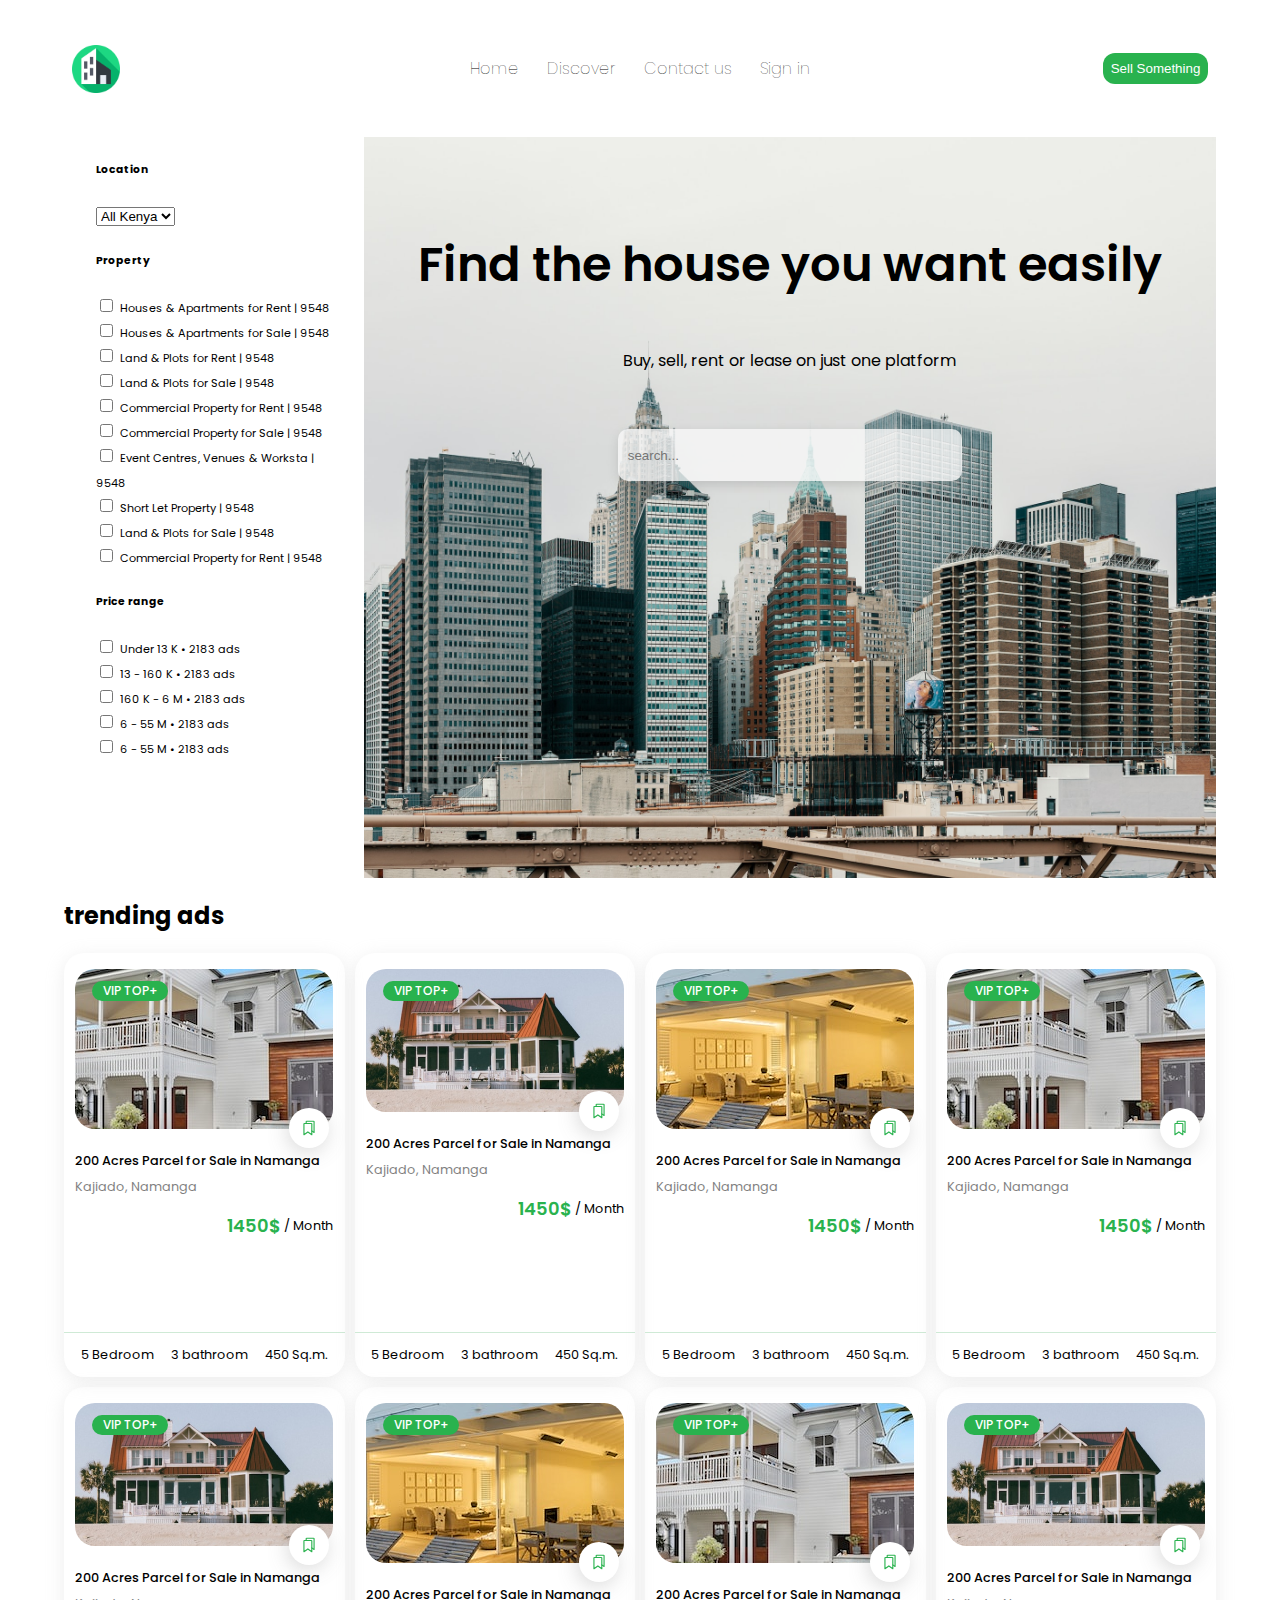
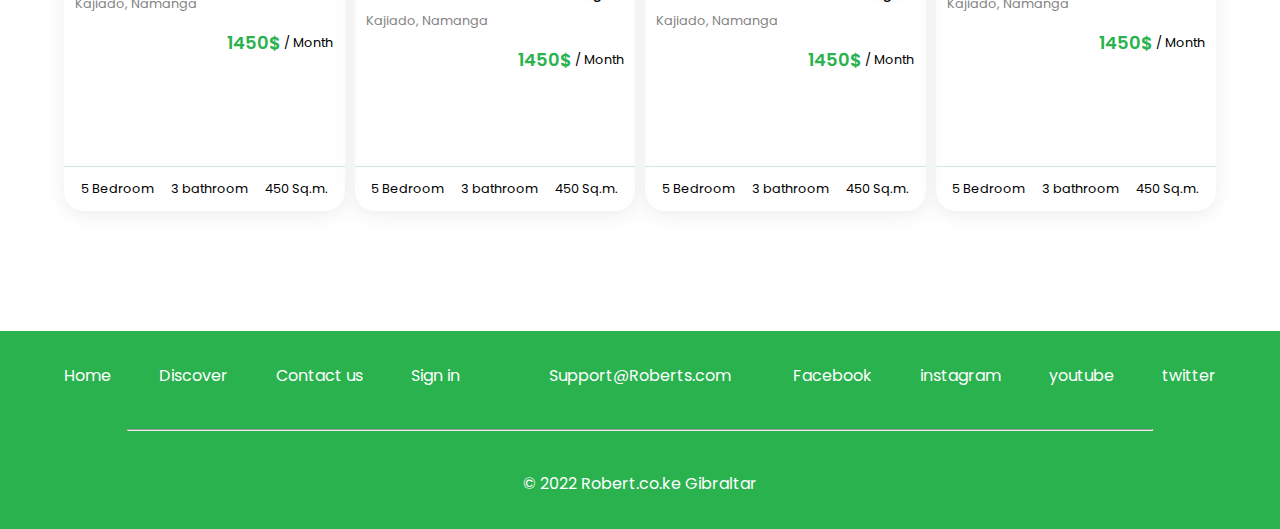
<file: index.html>
<!DOCTYPE html>
<html lang="en">

<head>
    <meta charset="UTF-8">
    <meta name="viewport" content="width=device-width, initial-scale=1.0">
    <title>FindHouse</title>
    <link rel="stylesheet" media="screen and (min-width: 1100px)" href="desktop.css">
    <link rel="stylesheet" media="screen and (max-width: 1100px)" href="mobile.css">

    <link rel="icon" href="icons/logo.png" type="image/x-icon">

    <link rel="preconnect" href="https://fonts.googleapis.com">
    <link rel="preconnect" href="https://fonts.gstatic.com" crossorigin>
    <link href="https://fonts.googleapis.com/css2?family=Poppins:wght@400;500;600&display=swap" rel="stylesheet">

    <meta name="description" content="Find homes for sale and rent in Georgia. Explore a variety of properties in different locations.">
</head>

<body>
    <div id="main-container">
        <header>
            <nav>
                <div class="logo">
                    <a href="index.html"> <img src="icons/logo.png" alt="FindHouse"></a>
                </div>
                <div class="menu">
                    <ul class="menu-ul">
                        <li>
                            <a href="index.html"> Home</a>
                        </li>
                        <li>
                            <a href="index.html"> Discover</a>
                        </li>
                        <li>
                            <a href="index.html"> Contact us</a>
                        </li>
                        <li>
                            <a href="index.html"> Sign in</a>
                        </li>
                    </ul>
                </div>
                <div id="Sell-Something">
                    <button> Sell Something </button>
                </div>
                <div id="search-button">
                    <a href="#"> <img src="icons/search.png" alt="search"></a>
                </div>

            </nav>
        </header>
        <!-- end of navigation -->
        <section id="main-section">
            <div class="filter">
                <h6>Location</h6>
                <select>
                    <option value="">
                        All Kenya
                    </option>
                    <option value="">
                        Georgia
                    </option>
                </select>


                <h6>Property</h6>

                <ul>
                    <li>
                        <input type="checkbox" id="cb1">
                        <label for="cb1">Houses & Apartments for Rent
                            | 9548</label>
                    </li>
                    <li>
                        <input type="checkbox" id="cb2">
                        <label for="cb2">Houses & Apartments for Sale
                            | 9548</label>
                    </li>
                    <li>
                        <input type="checkbox" id="cb3">
                        <label for="cb3">Land & Plots for Rent
                            | 9548</label>
                    </li>
                    <li>
                        <input type="checkbox" id="cb4">
                        <label for="cb4">Land & Plots for Sale
                            | 9548</label>
                    </li>
                    <li>
                        <input type="checkbox" id="cb5">
                        <label for="cb5">Commercial Property for Rent
                            | 9548</label>
                    </li>
                    <li>
                        <input type="checkbox" id="cb6">
                        <label for="cb6">Commercial Property for Sale
                            | 9548</label>
                    </li>
                    <li>
                        <input type="checkbox" id="cb7">
                        <label for="cb7">Event Centres, Venues & Worksta
                            | 9548</label>
                    </li>
                    <li>
                        <input type="checkbox" id="cb8">
                        <label for="cb8">Short Let Property
                            | 9548</label>
                    </li>
                    <li>
                        <input type="checkbox" id="cb9">
                        <label for="cb9">Land & Plots for Sale
                            | 9548</label>
                    </li>
                    <li>
                        <input type="checkbox" id="cb10">
                        <label for="cb10">Commercial Property for Rent
                            | 9548</label>
                    </li>
                </ul>

                <h6>Price range</h6>

                <ul>
                    <li>
                        <input type="checkbox" id="pcb1">
                        <label for="pcb1">Under 13 K • 2183 ads</label>

                    </li>
                    <li>
                        <input type="checkbox" id="pcb2">
                        <label for="pcb2">13 - 160 K • 2183 ads</label>

                    </li>
                    <li>
                        <input type="checkbox" id="pcb3">
                        <label for="pcb3">160 K - 6 M • 2183 ads</label>

                    </li>
                    <li>
                        <input type="checkbox" id="pcb4">
                        <label for="pcb4">6 - 55 M • 2183 ads</label>

                    </li>
                    <li>
                        <input type="checkbox" id="pcb5">
                        <label for="pcb5">6 - 55 M • 2183 ads</label>

                    </li>
                </ul>
            </div>
            <div class="cover">
                <h1>Find the house you want easily</h1>
                <p>Buy, sell, rent or lease on just one platform</p>
                <input type="text" placeholder="search...">
            </div>

        </section>
        <section class="grid-box-item">
            <h2>trending ads</h2>

            <div class="grid-container">

                <!-- GRID BOX ITEM START -->
                <a class="content-link" href="content.html">
                    <div class="grid-box-item">
                        <span class="image-container">
                            <img class="item-image" src="pics/house1.jpg" alt="200 Acres Parcel for Sale in Namanga">
                            <button class="bookmark-button">
                                <img src="icons/bookmark.svg">
                            </button>

                        </span>
                        <button class="vip-button">VIP TOP+</button>
                        <h6>200 Acres Parcel for Sale in Namanga</h6>
                        <p class="region">Kajiado, Namanga</p>
                        <div class="Price-box">
                            <span>1450$</span>
                            &nbsp;/&nbsp;Month
                        </div>
                        <div class="specs">
                            <p>5 Bedroom</p>
                            <p>3 bathroom</p>
                            <p>450 Sq.m.</p>
                        </div>
                    </div>
                </a>
                <!-- GRID BOX ITEM END -->
                <!-- GRID BOX ITEM START -->
                <a class="content-link" href="content.html">
                    <div class="grid-box-item">
                        <span class="image-container">
                            <img class="item-image" src="pics/house2.jpg" alt="200 Acres Parcel for Sale in Namanga">
                            <button class="bookmark-button">
                                <img src="icons/bookmark.svg">
                            </button>

                        </span>
                        <button class="vip-button">VIP TOP+</button>
                        <h6>200 Acres Parcel for Sale in Namanga</h6>
                        <p class="region">Kajiado, Namanga</p>
                        <div class="Price-box">
                            <span>1450$</span>
                            &nbsp;/&nbsp;Month
                        </div>
                        <div class="specs">
                            <p>5 Bedroom</p>
                            <p>3 bathroom</p>
                            <p>450 Sq.m.</p>
                        </div>
                    </div>
                </a>
                <!-- GRID BOX ITEM END -->
                <!-- GRID BOX ITEM START -->
                <a class="content-link" href="content.html">
                    <div class="grid-box-item">
                        <span class="image-container">
                            <img class="item-image" src="pics/house3.jpg" alt="200 Acres Parcel for Sale in Namanga">
                            <button class="bookmark-button">
                                <img src="icons/bookmark.svg">
                            </button>

                        </span>
                        <button class="vip-button">VIP TOP+</button>
                        <h6>200 Acres Parcel for Sale in Namanga</h6>
                        <p class="region">Kajiado, Namanga</p>
                        <div class="Price-box">
                            <span>1450$</span>
                            &nbsp;/&nbsp;Month
                        </div>
                        <div class="specs">
                            <p>5 Bedroom</p>
                            <p>3 bathroom</p>
                            <p>450 Sq.m.</p>
                        </div>
                    </div>
                </a>
                <!-- GRID BOX ITEM END -->
                <!-- GRID BOX ITEM START -->
                <a class="content-link" href="content.html">
                    <div class="grid-box-item">
                        <span class="image-container">
                            <img class="item-image" src="pics/house1.jpg" alt="200 Acres Parcel for Sale in Namanga">
                            <button class="bookmark-button">
                                <img src="icons/bookmark.svg">
                            </button>

                        </span>
                        <button class="vip-button">VIP TOP+</button>
                        <h6>200 Acres Parcel for Sale in Namanga</h6>
                        <p class="region">Kajiado, Namanga</p>
                        <div class="Price-box">
                            <span>1450$</span>
                            &nbsp;/&nbsp;Month
                        </div>
                        <div class="specs">
                            <p>5 Bedroom</p>
                            <p>3 bathroom</p>
                            <p>450 Sq.m.</p>
                        </div>
                    </div>
                </a>
                <!-- GRID BOX ITEM END -->
                <!-- GRID BOX ITEM START -->
                <a class="content-link" href="content.html">
                    <div class="grid-box-item">
                        <span class="image-container">
                            <img class="item-image" src="pics/house2.jpg" alt="200 Acres Parcel for Sale in Namanga">
                            <button class="bookmark-button">
                                <img src="icons/bookmark.svg">
                            </button>

                        </span>
                        <button class="vip-button">VIP TOP+</button>
                        <h6>200 Acres Parcel for Sale in Namanga</h6>
                        <p class="region">Kajiado, Namanga</p>
                        <div class="Price-box">
                            <span>1450$</span>
                            &nbsp;/&nbsp;Month
                        </div>
                        <div class="specs">
                            <p>5 Bedroom</p>
                            <p>3 bathroom</p>
                            <p>450 Sq.m.</p>
                        </div>
                    </div>
                </a>
                <!-- GRID BOX ITEM END -->
                <!-- GRID BOX ITEM START -->
                <a class="content-link" href="content.html">
                    <div class="grid-box-item">
                        <span class="image-container">
                            <img class="item-image" src="pics/house3.jpg" alt="200 Acres Parcel for Sale in Namanga">
                            <button class="bookmark-button">
                                <img src="icons/bookmark.svg">
                            </button>

                        </span>
                        <button class="vip-button">VIP TOP+</button>
                        <h6>200 Acres Parcel for Sale in Namanga</h6>
                        <p class="region">Kajiado, Namanga</p>
                        <div class="Price-box">
                            <span>1450$</span>
                            &nbsp;/&nbsp;Month
                        </div>
                        <div class="specs">
                            <p>5 Bedroom</p>
                            <p>3 bathroom</p>
                            <p>450 Sq.m.</p>
                        </div>
                    </div>
                </a>
                <!-- GRID BOX ITEM END -->
                <!-- GRID BOX ITEM START -->
                <a class="content-link" href="content.html">
                    <div class="grid-box-item">
                        <span class="image-container">
                            <img class="item-image" src="pics/house1.jpg" alt="200 Acres Parcel for Sale in Namanga">
                            <button class="bookmark-button">
                                <img src="icons/bookmark.svg">
                            </button>

                        </span>
                        <button class="vip-button">VIP TOP+</button>
                        <h6>200 Acres Parcel for Sale in Namanga</h6>
                        <p class="region">Kajiado, Namanga</p>
                        <div class="Price-box">
                            <span>1450$</span>
                            &nbsp;/&nbsp;Month
                        </div>
                        <div class="specs">
                            <p>5 Bedroom</p>
                            <p>3 bathroom</p>
                            <p>450 Sq.m.</p>
                        </div>
                    </div>
                </a>
                <!-- GRID BOX ITEM END -->
                <!-- GRID BOX ITEM START -->
                <a class="content-link" href="content.html">
                    <div class="grid-box-item">
                        <span class="image-container">
                            <img class="item-image" src="pics/house2.jpg" alt="200 Acres Parcel for Sale in Namanga">
                            <button class="bookmark-button">
                                <img src="icons/bookmark.svg">
                            </button>

                        </span>
                        <button class="vip-button">VIP TOP+</button>
                        <h6>200 Acres Parcel for Sale in Namanga</h6>
                        <p class="region">Kajiado, Namanga</p>
                        <div class="Price-box">
                            <span>1450$</span>
                            &nbsp;/&nbsp;Month
                        </div>
                        <div class="specs">
                            <p>5 Bedroom</p>
                            <p>3 bathroom</p>
                            <p>450 Sq.m.</p>
                        </div>
                    </div>
                </a>
                <!-- GRID BOX ITEM END -->


            </div>
        </section>
    </div>

    <!-- end of trending ads -->

    <footer>
        <div>
            <ul>
                <li>Home</li>
                <li>Discover</li>
                <li>Contact us</li>
                <li>Sign in</li>
            </ul>

            <div id="contact-email">
                Support@Roberts.com
            </div>

            <ul class="right-menu">
                <li>Facebook</li>
                <li>instagram</li>
                <li>youtube</li>
                <li>twitter</li>
            </ul>
        </div>
        <hr />
        <div id="copyright">© 2022 Robert.co.ke Gibraltar</div>
    </footer>


</body>

</html>
</file>
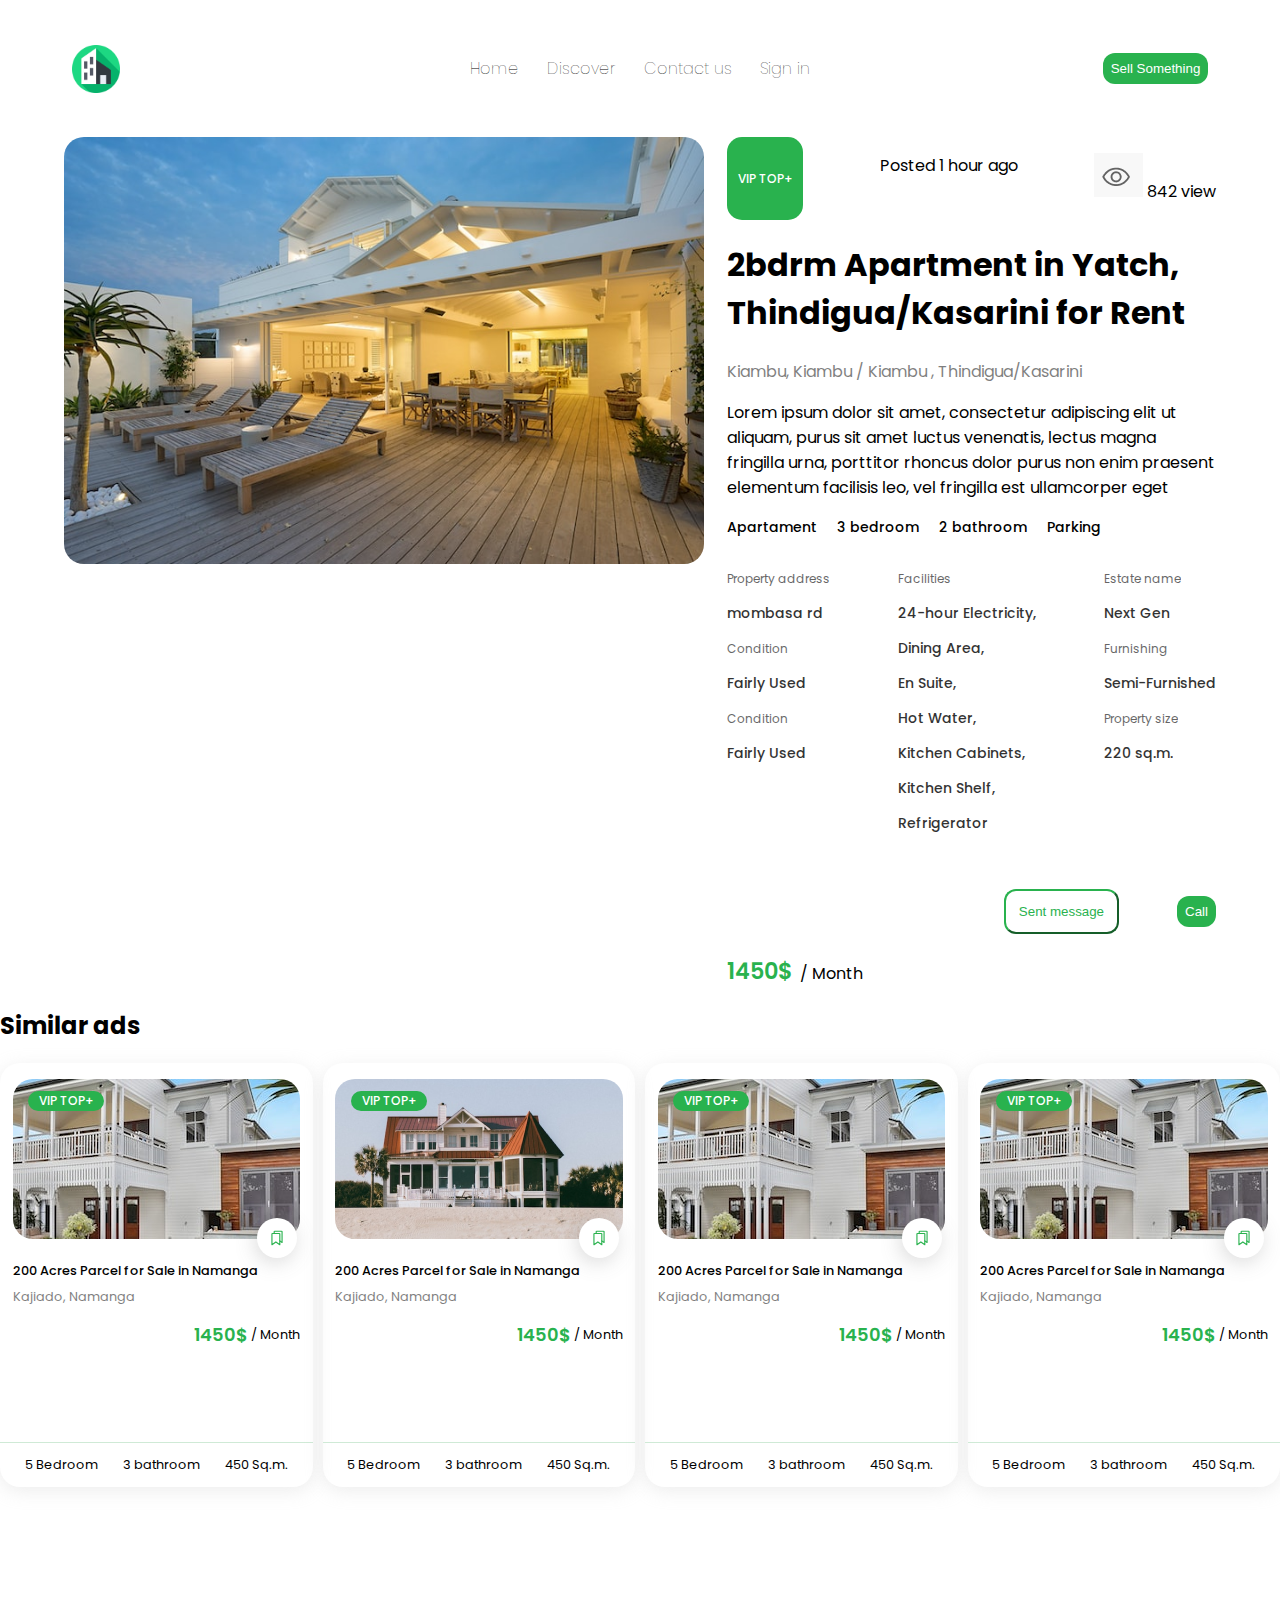
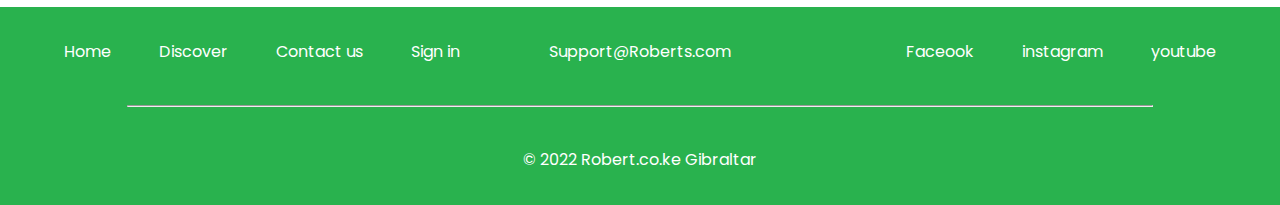
<file: content.html>
<!DOCTYPE html>
<html lang="en">

<head>
    <meta charset="UTF-8">
    <meta name="viewport" content="width=device-width, initial-scale=1.0">
    <title>content</title>
    <link rel="stylesheet" media="screen and (min-width: 1100px)" href="desktop.css">
    <link rel="stylesheet" media="screen and (max-width: 1100px)" href="mobile.css">

    <link rel="icon" href="icons/logo.png" type="image/x-icon">

    <link rel="preconnect" href="https://fonts.googleapis.com">
    <link rel="preconnect" href="https://fonts.gstatic.com" crossorigin>
    <link href="https://fonts.googleapis.com/css2?family=Poppins:wght@400;500;600&display=swap" rel="stylesheet">

    <meta name="description"
        content="Find homes for sale and rent in Georgia. Explore a variety of properties in different locations.">
</head>

<body>
    <div id="main-container">
        <header>
            <nav>
                <div class="logo">
                    <a href="index.html"> <img src="icons/logo.png" alt="FindHouse"></a>
                </div>
                <div class="menu">
                    <ul class="menu-ul">
                        <li>
                            <a href="index.html"> Home</a>
                        </li>
                        <li>
                            <a href="index.html"> Discover</a>
                        </li>
                        <li>
                            <a href="index.html"> Contact us</a>
                        </li>
                        <li>
                            <a href="index.html"> Sign in</a>
                        </li>
                    </ul>
                </div>
                <div id="Sell-Something">
                    <button> Sell Something </button>
                </div>
            </nav>
        </header>
        <!-- end of navigation -->
        <section id="content-section">
            <div class="content-pic">
                <img src="pics/house3.jpg" alt="apartment">
            </div>
            <div class="apartment-specs">
                <div class="content-header">
                    <button class="vip-button">VIP TOP+</button>
                    <p>Posted 1 hour ago</p>
                    <p> <img src="icons/eye.PNG" alt="view">
                        842 view</p>
                </div>
                <div class="desciption-box">
                    <h1>2bdrm Apartment in Yatch, Thindigua/Kasarini for Rent</h1>
                    <p class="region">Kiambu, Kiambu / Kiambu , Thindigua/Kasarini</p>
                    <p>Lorem ipsum dolor sit amet, consectetur adipiscing elit ut aliquam, purus sit amet luctus
                        venenatis, lectus magna fringilla urna, porttitor rhoncus dolor purus non enim praesent
                        elementum facilisis leo, vel fringilla est ullamcorper eget
                    </p>
                </div>
                <div>
                    <ul class="list-container">
                        <li>Apartament</li>
                        <li>3 bedroom</li>
                        <li>2 bathroom</li>
                        <li>Parking</li>
                    </ul>
                </div>
                <div class="specs-info">
                    <div>
                        <p>Property address</p>
                        <h6>mombasa rd</h6>
                        <p>Condition</p>
                        <h6>Fairly Used</h6>
                        <p>Condition</p>
                        <h6>Fairly Used</h6>
                    </div>
                    <div>
                        <p>Facilities</p>
                        <h6>24-hour Electricity,</h6>
                        <p></p>
                        <h6>Dining Area,</h6>
                        <p></p>
                        <h6> En Suite,</h6>
                        <p></p>
                        <h6>Hot Water,</h6>
                        <p></p>
                        <h6>Kitchen Cabinets,</h6>
                        <p></p>
                        <h6> Kitchen Shelf,</h6>
                        <p></p>
                        <h6>Refrigerator</h6>
                    </div>
                    <div>
                        <p>Estate name</p>
                        <h6>Next Gen</h6>
                        <p>Furnishing</p>
                        <h6>Semi-Furnished</h6>
                        <p>Property size</p>
                        <h6>220 sq.m.</h6>
                    </div>
                </div>
                <div class="specs-footer">
                    <div class="Price-box">
                        <span>1450$</span>
                        &nbsp;/&nbsp;Month
                    </div>
                    <div class="buttons">
                        <button class="sent-button">Sent message</button>
                        <button class="call-button">Call</button>
                    </div>
                </div>
            </div>

    </div>

    </section>
    <section class="grid-box-item">
        <h2>Similar ads</h2>

        <div class="grid-container2">

            <!-- GRID BOX ITEM START -->
            <a class="content-link" href="content.html">
                <div class="grid-box-item">
                    <span class="image-container">
                        <img class="item-image" src="pics/house1.jpg" alt="200 Acres Parcel for Sale in Namanga">
                        <button class="bookmark-button">
                            <img src="icons/bookmark.svg">
                        </button>

                    </span>
                    <button class="vip-button">VIP TOP+</button>
                    <h6>200 Acres Parcel for Sale in Namanga</h6>
                    <p class="region">Kajiado, Namanga</p>
                    <div class="Price-box">
                        <span>1450$</span>
                        &nbsp;/&nbsp;Month
                    </div>
                    <div class="specs">
                        <p>5 Bedroom</p>
                        <p>3 bathroom</p>
                        <p>450 Sq.m.</p>
                    </div>
                </div>
            </a>
            <!-- GRID BOX ITEM END -->
            <!-- GRID BOX ITEM START -->
            <a class="content-link" href="content.html">
                <div class="grid-box-item">
                    <span class="image-container">
                        <img class="item-image" src="pics/house2.jpg" alt="200 Acres Parcel for Sale in Namanga">
                        <button class="bookmark-button">
                            <img src="icons/bookmark.svg">
                        </button>

                    </span>
                    <button class="vip-button">VIP TOP+</button>
                    <h6>200 Acres Parcel for Sale in Namanga</h6>
                    <p class="region">Kajiado, Namanga</p>
                    <div class="Price-box">
                        <span>1450$</span>
                        &nbsp;/&nbsp;Month
                    </div>
                    <div class="specs">
                        <p>5 Bedroom</p>
                        <p>3 bathroom</p>
                        <p>450 Sq.m.</p>
                    </div>
                </div>
            </a>
            <!-- GRID BOX ITEM END -->
            <!-- GRID BOX ITEM START -->
            <a class="content-link" href="content.html">
                <div class="grid-box-item">
                    <span class="image-container">
                        <img class="item-image" src="pics/house1.jpg" alt="200 Acres Parcel for Sale in Namanga">
                        <button class="bookmark-button">
                            <img src="icons/bookmark.svg">
                        </button>

                        </span>
                        <button class="vip-button">VIP TOP+</button>
                        <h6>200 Acres Parcel for Sale in Namanga</h6>
                        <p class="region">Kajiado, Namanga</p>
                        <div class="Price-box">
                            <span>1450$</span>
                            &nbsp;/&nbsp;Month
                        </div>
                        <div class="specs">
                            <p>5 Bedroom</p>
                            <p>3 bathroom</p>
                            <p>450 Sq.m.</p>
                        </div>
                    </div>
                </a>
                <!-- GRID BOX ITEM END -->
                <!-- GRID BOX ITEM START -->
                <a class="content-link" href="content.html">
                    <div class="grid-box-item">
                        <span class="image-container">
                            <img class="item-image" src="pics/house1.jpg" alt="200 Acres Parcel for Sale in Namanga">
                            <button class="bookmark-button">
                                <img src="icons/bookmark.svg">
                            </button>

                    </span>
                    <button class="vip-button">VIP TOP+</button>
                    <h6>200 Acres Parcel for Sale in Namanga</h6>
                    <p class="region">Kajiado, Namanga</p>
                    <div class="Price-box">
                        <span>1450$</span>
                        &nbsp;/&nbsp;Month
                    </div>
                    <div class="specs">
                        <p>5 Bedroom</p>
                        <p>3 bathroom</p>
                        <p>450 Sq.m.</p>
                    </div>
                </div>
            </a>
            <!-- GRID BOX ITEM END -->
        </div>
    </section>
    </div>

    <!-- end of trending ads -->

    <footer>
        <div>
            <ul>
                <li>Home</li>
                <li>Discover</li>
                <li>Contact us</li>
                <li>Sign in</li>
            </ul>

            <div id="contact-email">
                Support@Roberts.com
            </div>

            <ul class="right-menu">
                <li>Faceook</li>
                <li>instagram</li>
                <li>youtube</li>
            </ul>
        </div>
        <hr />
        <div id="copyright">© 2022 Robert.co.ke Gibraltar</div>
  
        <div id="floating-menu">
            <ul class="bottom-menu">
                <li>
                    <img src="icons/home.png">
                    <span>Home</span>
                </li>
                <li>
                    <img src="icons/discover.png">
                    <span>Discover</span>
                </li>
                <li>
                    <img id="plusimage" src="icons/plus.png">
                    <span>Sell</span>
                </li>
                <li>
                    <img src="icons/message.png">
                    <span>Message</span>
                </li>
                <li>
                    <img src="icons/user.png">
                    <span>Profile</span>
                </li>
                
            </ul>
        </div>
    </footer>

</body>

</html>
</file>
<file: desktop.css>
body {
    margin: 0;
    padding: 0;
    width: 100vw;
    font-family: poppins;
}

nav {
    display: flex;
    flex-direction: row;
    width: 100%;
    justify-content: space-around;
}

nav div {
    width: 32%;
}

.menu-ul {
    display: flex;
    flex-direction: row;
    width: 100%;
    justify-content: space-around;
    list-style: none;
}

#Sell-Something {
    display: inline-flex;
    justify-content: flex-end;
    align-items: center;
}

#Sell-Something button {
    background-color: #29B24E;
    color: #FFFFFF;
    border-radius: 12px;
    border-color: #29B24E;
    padding: 4px;
    padding: 8px;
    box-shadow: none;
    border: none;
}

#search-button {
    display: none;
}

a {
    text-decoration: none;
    font-weight: 100;
}

ul {
    padding: 0;
}

.logo {
    display: flex;
    align-items: center;
}

.logo img {
    height: 48px;
    ;
    width: 48px;
}

.logo a {
    height: 48px;
}

#main-container {
    width: 90vw;
    margin-left: 5vw;
    padding-top: 40px;
}

/* -----end of navigation----- */

#main-section {
    display: flex;
    flex-direction: row;
    gap: 2%;
    margin-top: 40px;
}

.filter {
    width: 24%;
    padding-left: 32px;
    box-sizing: border-box;
}

.cover {
    width: 74%;
}

#main-section ul {
    list-style-type: none;
}

.cover {
    background-image: url(pics/cover-picture.jpg);
    background-size: cover;
    height: 741px;
    display: flex;
    flex-direction: column;
    align-items: center;
}

.filter label {
    font-family: Poppins;
    font-size: 0.7em;
    font-weight: 400;
    line-height: 21px;
    letter-spacing: 0em;
    text-align: left;

}

.cover h1 {
    font-family: Poppins;
    font-size: 48px;
    font-weight: 600;
    line-height: 72px;
    letter-spacing: 0em;
    text-align: left;
    padding-top: 60px;
}

.cover p {
    font-family: Poppins;
    font-size: 16px;
    font-weight: 400;
    line-height: 24px;
    letter-spacing: 0em;
    text-align: left;

}

.cover input {
    box-shadow: 0px 4px 10px 0px #7C7C7C45;
    width: 324px;
    height: 48px;
    border-radius: 10px;
    padding: 2px 10px 2px 10px;
    margin-top: 40px;
    background-color: #F8F8F8CC;
    border: none;
}

input[type='checkbox'] {
    background-color: #29B24E;
}

/* grid */



a {
    text-decoration: none;
    color: inherit;
}

a {
    text-decoration: none;
}

a {
    color: inherit;
}

.grid-container {
    display: grid;
    grid-template-columns: repeat(4, 1fr);
    grid-template-rows: repeat(2, 1fr);
    gap: 10px;
}


.grid-container .grid-box-item {
    min-height: 424px;
    box-shadow: 0px 4px 18px 0px #C2C2C24D;
    border-radius: 20px;
    position: relative;

    display: flex;
    flex-direction: column;
}

.grid-container .item-image {
    width: 92%;
    margin-left: 4%;
    margin-top: 16px;
    border-radius: 20px;
    max-height: 160px;
    object-fit: none;
}

.grid-container .vip-button {
    background-color: #29B24E;
    border-radius: 15px;
    position: absolute;
    top: 28px;
    left: 28px;
    width: 76px;
    color: #FFFFFF;
    font-family: Poppins;
    font-size: 12px;
    font-weight: 500;
    border: none;
}

.grid-container .image-container {
    position: relative;
}

.grid-container .bookmark-button {
    width: 40px;
    height: 40px;
    border-radius: 40px;
    box-shadow: -2px 4px 20px 0px #6D6D6D40;
    border: none;
    position: absolute;
    right: 16px;
    bottom: -12px;
    background-color: #FFFFFF;
    display: flex;
    justify-content: center;
    align-items: center;
}

.grid-container h6 {
    font-family: Poppins;
    font-size: 0.8em;
    font-weight: 500;
    width: 92%;
    margin: 0;
    margin-left: 4%;
    margin-top: 16px;
}

.grid-container .region {
    font-family: Poppins;
    font-size: 0.8em;
    font-weight: 400;
    width: 92%;
    margin-left: 4%;
    margin-top: 8px;
    opacity: 50%;
}

.grid-container .Price-box {
    font-family: Poppins;
    font-size: 0.8em;
    font-weight: 400;
    width: 92%;
    margin-left: 4%;
    margin-top: 8px;
    display: flex;
    flex-direction: row;
    justify-content: flex-end;
    line-height: 1.4em;
}

.Price-box span {
    color: #29B24E;
    font-weight: 600;
    font-family: Poppins;
    font-size: 1.4em;

}

.grid-container .specs {
    position: absolute;
    bottom: 0;
    display: flex;
    flex-direction: row;
    width: 100%;
    border-top: 1px solid #CFEAD6;
    box-shadow: none;
    justify-content: space-evenly;
    font-family: Poppins;
    font-weight: 400;
    font-size: 0.8em;
}


/* FOOTER START  */
footer {
    background-color: #29B24E;
    color: #FFFFFF;
    display: flex;
    flex-direction: column;
    justify-content: center;
    align-items: center;
    margin-top: 120px;
}

footer>div {
    display: flex;
    flex-direction: row;
    justify-content: center;
    align-items: center;
    height: 90px;
    width: 90vw;
}

footer>hr {
    width: 80vw;
}

footer ul {
    display: flex;
    flex-direction: row;
    width: 100%;
    list-style: none;
    gap: 48px;
}

footer .right-menu {
    justify-content: end;
}

/* #content-section{
    width: 90vw;
    margin-left: 5vw;
    padding-top: 40px; 
} */

#content-section {
    display: flex;
    flex-direction: row;
    gap: 2%;
    margin-top: 40px;
}

.content-pic img {
    width: 50vw;
    border-radius: 20px;
}

.content-header {
    display: flex;
    flex-direction: row;
    justify-content: space-between;
}

.content-header button {
    background-color: #29B24E;
    border-radius: 15px;
    top: 28px;
    left: 28px;
    width: 76px;
    color: #FFFFFF;
    font-family: Poppins;
    font-size: 12px;
    font-weight: 500;
    border: none;
}

.apartment-specs .region {
    font-family: Poppins;
    font-size: 1em;
    font-weight: 400;
    width: 92%;
    margin-top: 8px;
    opacity: 50%;
}

.list-container {
    display: flex;
    flex-direction: row;
    justify-content: flex-start;
    gap: 20px;
}

.list-container li {
    list-style: none;
    font-family: Poppins;
    font-size: 14px;
    font-weight: 500;
    line-height: 23px;
    letter-spacing: 0em;
    text-align: left;

}

.apartment-specs p {
    font-family: poppins;
}

.specs-info {
    display: flex;
    flex-direction: row;
    justify-content: space-between;
}

.specs-footer {
    display: flex;
    flex-direction: row;
    justify-content: space-between;
    align-items: flex-end;
}

.sent-button {
    background-color: #FFFFFF;
    color: #29B24E;
    border-radius: 12px;
    border-color: #29B24E;
    padding: 13px;
    margin: 54px;
    gap: 10px;
}

.call-button {
    display: inline-flex;
    justify-content: flex-end;
    align-items: bottom;
    background-color: #29B24E;
    color: #FFFFFF;
    border-radius: 12px;
    border-color: #29B24E;
    padding: 4px;
    padding: 8px;
    box-shadow: none;
    border: none;
}


/* grid 2 */

.grid-container2 {
    display: grid;
    grid-template-columns: repeat(4, 1fr);
    grid-template-rows: repeat(1, 1fr);
    gap: 10px;
}

.grid-container2 .grid-box-item {
    min-height: 424px;
    box-shadow: 0px 4px 18px 0px #C2C2C24D;
    border-radius: 20px;
    position: relative;

    display: flex;
    flex-direction: column;
}

.grid-container2 .item-image {
    width: 92%;
    margin-left: 4%;
    margin-top: 16px;
    border-radius: 20px;
    max-height: 160px;
    object-fit: none;
}

.grid-container2 .vip-button {
    background-color: #29B24E;
    border-radius: 15px;
    position: absolute;
    top: 28px;
    left: 28px;
    width: 76px;
    color: #FFFFFF;
    font-family: Poppins;
    font-size: 12px;
    font-weight: 500;
    border: none;
}

.grid-container2 .image-container {
    position: relative;
}

.grid-container2 .bookmark-button {
    width: 40px;
    height: 40px;
    border-radius: 40px;
    box-shadow: -2px 4px 20px 0px #6D6D6D40;
    border: none;
    position: absolute;
    right: 16px;
    bottom: -12px;
    background-color: #FFFFFF;
    display: flex;
    justify-content: center;
    align-items: center;
}

.grid-container2 h6 {
    font-family: Poppins;
    font-size: 0.8em;
    font-weight: 500;
    width: 92%;
    margin: 0;
    margin-left: 4%;
    margin-top: 16px;
}

.grid-container2 .region {
    font-family: Poppins;
    font-size: 0.8em;
    font-weight: 400;
    width: 92%;
    margin-left: 4%;
    margin-top: 8px;
    opacity: 50%;
}

.grid-container2 .Price-box {
    font-family: Poppins;
    font-size: 0.8em;
    font-weight: 400;
    width: 92%;
    margin-left: 4%;
    margin-top: 8px;
    display: flex;
    flex-direction: row;
    justify-content: flex-end;
    line-height: 1.4em;
}

.Price-box span {
    color: #29B24E;
    font-weight: 600;
    font-family: Poppins;
    font-size: 1.4em;

}

.grid-container2 .specs {
    position: absolute;
    bottom: 0;
    display: flex;
    flex-direction: row;
    width: 100%;
    border-top: 1px solid #CFEAD6;
    box-shadow: none;
    justify-content: space-evenly;
    font-family: Poppins;
    font-weight: 400;
    font-size: 0.8em;
}

.specs-info p {
    font-family: Poppins;
    font-size: 12px;
    font-weight: 400;
    line-height: 23px;
    letter-spacing: 0em;
    text-align: left;
    opacity: 60%;

}

.specs-info h6 {
    font-family: Poppins;
    font-size: 14px;
    font-weight: 500;
    line-height: 23px;
    letter-spacing: 0em;
    text-align: left;
    opacity: 80%;
}

.specs-info h6{
    text-decoration: none;
    margin: 0;
}


#floating-menu{
    display:none;
}
</file>
<file: mobile.css>
body {
    margin: 0;
    padding: 0;
    width: 100vw;
    font-family: poppins;
}

nav {
    display: flex;
    flex-direction: row;
    width: 100%;
}

nav div {
    width: 32%;
}

.menu-ul {
    display: none;
}

#Sell-Something {
    display: none;
}

#search-button {
    display: inline-flex;
    justify-content: flex-end;
    align-items: center;
}

.logo {
    display: flex;
    align-items: center;
}

.logo img {
    height: 48px;
    ;
    width: 48px;
}

.logo a {
    height: 48px;
}

#main-container {
    width: 98vw;
    margin-left: 1vw;
    padding-top: 40px;
}

/* -----end of navigation----- */

#main-section {
    display: flex;
    flex-direction: column-reverse;
    gap: 2%;
    margin-top: 40px;
    align-items: center;
}

.filter {
    width: 90%;
    box-sizing: border-box;
    align-items: center;
    display: flex;
    flex-direction: column;
}

.filter select {
    width: 100%;
    height: 48px;
    border-radius: 10px;
    border: 1px
}

.cover {
    width: 90%;
}

#main-section ul {
    list-style-type: none;
}

.cover {
    background-image: url(pics/cover-picture.jpg);
    background-size: cover;
    height: 741px;
    display: flex;
    flex-direction: column;
    align-items: center;
}

.filter>ul {
    padding: 0;
}

.filter label {
    font-family: Poppins;
    font-size: 0.7em;
    font-weight: 400;
    line-height: 21px;
    letter-spacing: 0em;
    text-align: left;

}

.cover h1 {
    font-family: Poppins;
    font-size: 48px;
    font-weight: 600;
    line-height: 72px;
    letter-spacing: 0em;
    text-align: center;
    padding-top: 60px;
    width: 70%;
}

.cover p {
    font-family: Poppins;
    font-size: 16px;
    font-weight: 400;
    line-height: 24px;
    letter-spacing: 0em;
    text-align: left;

}

.cover input {
    display: none;
}

input[type='checkbox'] {
    background-color: #29B24E;
}

/* grid */



a {
    text-decoration: none;
    color: inherit;
}

a {
    text-decoration: none;
}

a {
    color: inherit;
}

.grid-container {
    display: grid;
    grid-template-columns: repeat(1, 1fr);
    grid-template-rows: repeat(8, 1fr);
    gap: 10px;
}

.grid-box-item h2 {
    width: 100%;
    text-align: center;
}

.grid-container .grid-box-item {
    min-height: 424px;
    box-shadow: 0px 4px 18px 0px #C2C2C24D;
    border-radius: 20px;
    position: relative;

    display: flex;
    flex-direction: column;
}

.grid-container .item-image {
    width: 92%;
    margin-left: 4%;
    margin-top: 16px;
    border-radius: 20px;
}

.grid-container .vip-button {
    background-color: #29B24E;
    border-radius: 15px;
    position: absolute;
    top: 28px;
    left: 28px;
    width: 76px;
    color: #FFFFFF;
    font-family: Poppins;
    font-size: 12px;
    font-weight: 500;
    border: none;
}

.grid-container .image-container {
    position: relative;
}

.grid-container .bookmark-button {
    width: 40px;
    height: 40px;
    border-radius: 40px;
    box-shadow: -2px 4px 20px 0px #6D6D6D40;
    border: none;
    position: absolute;
    right: 16px;
    bottom: -12px;
    background-color: #FFFFFF;
    display: flex;
    justify-content: center;
    align-items: center;
}

.grid-container h6 {
    font-family: Poppins;
    font-size: 0.8em;
    font-weight: 500;
    width: 92%;
    margin: 0;
    margin-left: 4%;
    margin-top: 16px;
}

.grid-container .region {
    font-family: Poppins;
    font-size: 0.8em;
    font-weight: 400;
    width: 92%;
    margin-left: 4%;
    margin-top: 8px;
    opacity: 50%;
}

.grid-container .Price-box {
    font-family: Poppins;
    font-size: 0.8em;
    font-weight: 400;
    width: 92%;
    margin-left: 4%;
    margin-top: 8px;
    display: flex;
    flex-direction: row;
    justify-content: flex-end;
    line-height: 1.4em;
}

.Price-box span {
    color: #29B24E;
    font-weight: 600;
    font-family: Poppins;
    font-size: 1.4em;

}

.grid-container .specs {
    position: absolute;
    bottom: 0;
    display: flex;
    flex-direction: row;
    width: 100%;
    border-top: 1px solid #CFEAD6;
    box-shadow: none;
    justify-content: space-evenly;
    font-family: Poppins;
    font-weight: 400;
    font-size: 0.8em;
}


/* FOOTER START  */
footer {
    background-color: #29B24E;
    color: #FFFFFF;
    display: flex;
    flex-direction: column;
    justify-content: space-between;
    align-items: center;
    margin-top: 120px;
}

footer>div {
    display: flex;
    flex-direction: row;
    justify-content: space-between;
    align-items: center;
    min-height: 90px;
    width: 100%;
}

footer>hr {
    width: 80vw;
}

footer ul {
    display: flex;
    flex-direction: column;
    list-style: none;
    gap: 12px;
}

footer .right-menu {
    align-items: end;
    margin-right: 10%;
}

/* #content-section{
    width: 90vw;
    margin-left: 5vw;
    padding-top: 40px; 
} */

#content-section {
    display: flex;
    flex-direction: column;
    justify-content: center;
    align-items: center;
    gap: 2%;
    margin-top: 40px;
    width: 92%;
    margin-left: 4%;
}

.content-pic {
    display: flex;
    justify-content: center;
}

.desciption-box {
    display: flex;
    flex-direction: column;
    width: 92%;
    margin-left: 4%;
    justify-content: center;
}


.content-pic img {
    width: 90%;
    border-radius: 20px;
}

.content-header img {
    width: 24px;
    height: 24px;
}

.content-header {
    display: flex;
    flex-direction: row;
    justify-content: space-between;
}

.content-header button {
    background-color: #29B24E;
    border-radius: 15px;
    top: 28px;
    left: 28px;
    width: 76px;
    color: #FFFFFF;
    font-family: Poppins;
    font-size: 12px;
    font-weight: 500;
    border: none;
}

.apartment-specs {
    margin-top: 40px;
}

.apartment-specs .region {
    font-family: Poppins;
    font-size: 1em;
    font-weight: 400;
    width: 92%;
    margin-top: 8px;
    opacity: 50%;
}

.list-container {
    display: flex;
    flex-direction: row;
    justify-content: flex-start;
    gap: 20px;
    padding: 0;
}

.list-container li {
    list-style: none;
    font-family: Poppins;
    font-size: 14px;
    font-weight: 400;
    line-height: 23px;
    letter-spacing: 0em;

}

.apartment-specs p {
    font-family: poppins;
}

.specs-info {
    display: flex;
    flex-direction: column;
    justify-content: space-between;
}


.specs-info>div {
    display: grid;
    grid-template-columns: repeat(2, 1fr);
    grid-template-rows: repeat(1, 1fr);
    gap: 10px;
}

.specs-info>div>h6 {
    text-align: end;
}

.specs-footer {
    display: flex;
    flex-direction: column;
    justify-content: space-between;
}

.buttons {
    display: flex;
    flex-direction: column-reverse;
    gap: 20px;
    margin-top: 20px;
    justify-items: center;

}

.sent-button {
    background-color: #FFFFFF;
    color: #29B24E;
    border-radius: 12px;
    border-color: #29B24E;
    padding: 13px;
    gap: 10px;
}

.call-button {
    display: flex;
    justify-content: center;
    align-items: bottom;
    background-color: #29B24E;
    color: #FFFFFF;
    border-radius: 12px;
    border-color: #29B24E;
    padding: 13px;
    box-shadow: none;
    border: none;
}


/* grid 2 */

.grid-container2 {
    display: grid;
    grid-template-columns: repeat(1, 1fr);
    grid-template-rows: repeat(4, 1fr);
    gap: 10px;
}

.grid-container2 .grid-box-item {
    min-height: 424px;
    box-shadow: 0px 4px 18px 0px #C2C2C24D;
    border-radius: 20px;
    position: relative;

    display: flex;
    flex-direction: column;
}

.grid-container2 .item-image {
    width: 92%;
    margin-left: 4%;
    margin-top: 16px;
    border-radius: 20px;
    max-height: 300px;
}

.grid-container2 .vip-button {
    background-color: #29B24E;
    border-radius: 15px;
    position: absolute;
    top: 28px;
    left: 28px;
    width: 76px;
    color: #FFFFFF;
    font-family: Poppins;
    font-size: 12px;
    font-weight: 500;
    border: none;
}

.grid-container2 .image-container {
    position: relative;
}

.grid-container2 .bookmark-button {
    width: 40px;
    height: 40px;
    border-radius: 40px;
    box-shadow: -2px 4px 20px 0px #6D6D6D40;
    border: none;
    position: absolute;
    right: 16px;
    bottom: -12px;
    background-color: #FFFFFF;
    display: flex;
    justify-content: center;
    align-items: center;
}

.grid-container2 h6 {
    font-family: Poppins;
    font-size: 0.8em;
    font-weight: 500;
    width: 92%;
    margin: 0;
    margin-left: 4%;
    margin-top: 16px;
}

.grid-container2 .region {
    font-family: Poppins;
    font-size: 0.8em;
    font-weight: 400;
    width: 92%;
    margin-left: 4%;
    margin-top: 8px;
    opacity: 50%;
}

.grid-container2 .Price-box {
    font-family: Poppins;
    font-size: 0.8em;
    font-weight: 400;
    width: 92%;
    margin-left: 4%;
    margin-top: 8px;
    display: flex;
    flex-direction: row;
    justify-content: flex-end;
    line-height: 1.4em;
}

.Price-box span {
    color: #29B24E;
    font-weight: 600;
    font-family: Poppins;
    font-size: 1.4em;

}

.grid-container2 .specs {
    position: absolute;
    bottom: 0;
    display: flex;
    flex-direction: row;
    width: 100%;
    border-top: 1px solid #CFEAD6;
    box-shadow: none;
    justify-content: space-evenly;
    font-family: Poppins;
    font-weight: 400;
    font-size: 0.8em;
}

.specs-info p {
    font-family: Poppins;
    font-size: 12px;
    font-weight: 400;
    line-height: 23px;
    letter-spacing: 0em;
    text-align: left;
    opacity: 60%;

}

.specs-info h6 {
    font-family: Poppins;
    font-size: 14px;
    font-weight: 500;
    line-height: 23px;
    letter-spacing: 0em;
    text-align: left;
    opacity: 80%;
}

.specs-info h6 {
    text-decoration: none;
    margin: 0;
}

#contact-email {
    display: none;
}

#copyright {
    display: flex;
    justify-content: center;
}

#floating-menu{
  position: fixed;
  width: 100vw;
  height: 72px;
  background-color: #FFFFFF;
  border-top-left-radius: 24px;
  border-top-right-radius: 24px;
  bottom: 0;

  box-shadow: 5px 2px 3px 0px #00000040;

}


.bottom-menu {
    display: grid;
    grid-template-columns: repeat(5, 1fr);
    grid-template-rows: repeat(1, 1fr);
    gap: 10px;
    width: 100%;
    color: #000;
    padding: 0;
   
}

.bottom-menu li {
    display: flex;
    flex-direction: column;
    align-items: center;
    justify-content: center;
    gap: 10px;
    cursor: hover;
}

#plusimage{
    width: 64px;
}
</file>
